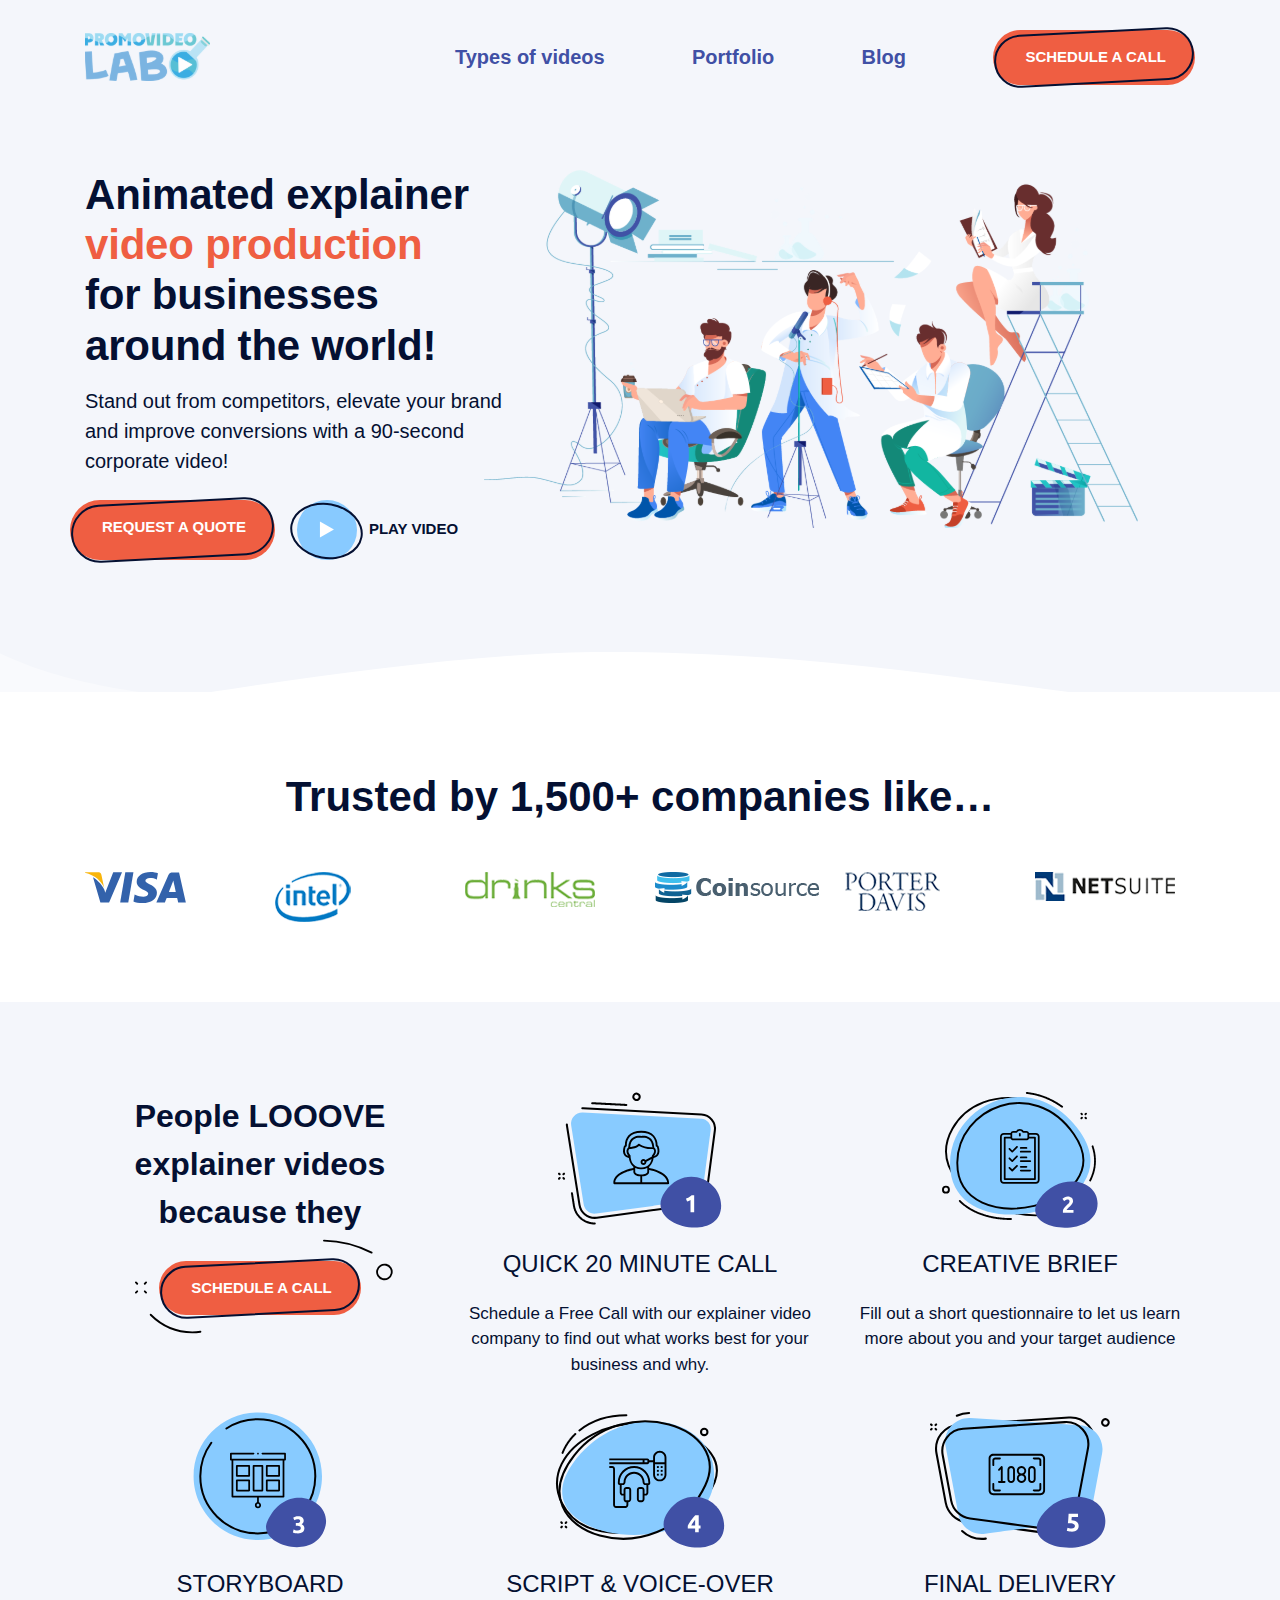
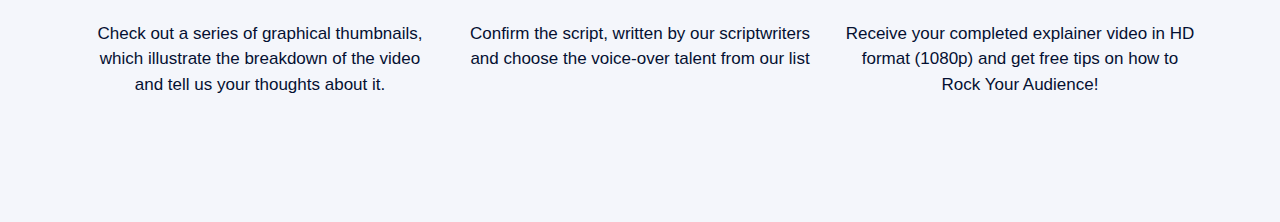
<file: index.html>
<!DOCTYPE html>
<html lang="en">

<head>
	<meta charset="UTF-8">
	<meta http-equiv="X-UA-Compatible" content="IE=edge">
	<meta name="viewport" content="width=device-width, initial-scale=1.0">
	<title>Bootstrap</title>

	<!-- Подключение Bootstrap-стилей -->
	<link rel="stylesheet" href="https://cdn.jsdelivr.net/npm/bootstrap@4.6.0/dist/css/bootstrap.min.css">

	<!-- Подключение собственных стилей -->
	<link rel="stylesheet" href="css/style.css">
</head>

<body>
	<header>
		<div class="container">
			<a href="#">
				<img src="img/logo.svg" alt="PromoVideoLab" class="logo">
			</a>
			<nav>
				<ul class="main-menu">
					<li class="d-none d-lg-block"><a href="#">Types of videos</a></li>
					<li class="d-none d-lg-block"><a href="#">Portfolio</a></li>
					<li class="d-none d-lg-block"><a href="#">Blog</a></li>
					<li><a class="btn" href="#">schedule a call</a></li>
					<li class="burger-menu d-lg-none"><button></button></li>
				</ul>
			</nav>
		</div>
	</header>

	<main>
		<!-- Секция PROMO (начало) -->
		<section class="promo">
			<div class="container">
				<article class="row">
					<div class="col-12 col-lg-5 promo-content">
						<h1 class="title">Animated explainer <strong>video production</strong> for businesses around the
							world!</h1>
						<p>Stand out from competitors, elevate your brand and improve conversions with a 90-second
							corporate video!
						</p>
						<div class="row buttons">
							<a class="btn" href="#">Request a Quote</a>
							<a class="btn-play" href="#"><span class="btn-circle btn-circle-play"></span>play video</a>
						</div>
					</div>
					<img class="col-12 col-lg-7 promo-img" src="img/promo/promo-img.svg"
						alt="Animated explainer video production for businesses around the world!">
				</article>
			</div>
		</section>
		<!-- Секция PROMO (конец) -->

		<!-- Секция COMPANIES (начало) -->
		<section class="companies">
			<div class="container">
				<h2 class="title">Trusted by 1,500+ companies like…</h2>
				<ul class="row companies-list">
					<li class="col-6 col-sm-4 col-lg-2"><img src="img/companies/visa.svg" alt="Visa"></li>
					<li class="col-6 col-sm-4 col-lg-2"><img src="img/companies/intel.svg" alt="Intel"></li>
					<li class="col-6 col-sm-4 col-lg-2"><img src="img/companies/drinks.svg" alt="Drinks"></li>
					<li class="col-6 col-sm-4 col-lg-2"><img src="img/companies/coinsource.svg" alt="CoinSource"></li>
					<li class="col-6 col-sm-4 col-lg-2"><img src="img/companies/porter-davis.svg" alt="Porter Davis">
					</li>
					<li class="col-6 col-sm-4 col-lg-2"><img src="img/companies/netsuite.svg" alt="Netsuite"></li>
				</ul>
			</div>
		</section>
		<!-- Секция COMPANIES (конец) -->

		<!-- Секция STEPS (начало) -->
		<section class="steps">
			<div class="container">
				<div class="row steps-content">
					<div class="col-12 col-md-6 col-lg-4 steps-header">
						<h2 class="title">People LOOOVE explainer videos because they</h2>
						<a class="btn" href="#">schedule a call</a>
					</div>
					<div class="col-12 col-md-6 col-lg-4 steps-item">
						<img src="img/steps/step-1.svg" alt="QUICK 20 MINUTE CALL">
						<h3>QUICK 20 MINUTE CALL</h3>
						<p>Schedule a Free Call with our explainer video company to find out what works best for your
							business
							and why.</p>
					</div>
					<div class="col-12 col-md-6 col-lg-4 steps-item">
						<img src="img/steps/step-2.svg" alt="CREATIVE BRIEF">
						<h3>CREATIVE BRIEF</h3>
						<p>Fill out a short questionnaire to let us learn more about you and your target audience</p>
					</div>
					<div class="col-12 col-md-6 col-lg-4 steps-item">
						<img src="img/steps/step-3.svg" alt="STORYBOARD">
						<h3>STORYBOARD</h3>
						<p>Check out a series of graphical thumbnails, which illustrate the breakdown of the video and
							tell us
							your thoughts about
							it.</p>
					</div>
					<div class="col-12 col-md-6 col-lg-4 steps-item">
						<img src="img/steps/step-4.svg" alt="SCRIPT & VOICE-OVER">
						<h3>SCRIPT & VOICE-OVER</h3>
						<p>Confirm the script, written by our scriptwriters and choose the voice-over talent from our
							list</p>
					</div>
					<div class="col-12 col-md-6 col-lg-4 steps-item">
						<img src="img/steps/step-5.svg" alt="FINAL DELIVERY">
						<h3>FINAL DELIVERY</h3>
						<p>Receive your completed explainer video in HD format (1080p) and get free tips on how to Rock
							Your
							Audience!</p>
					</div>
				</div>
			</div>
		</section>
		<!-- Секция STEPS (конец) -->

	</main>

	<!-- Подключение библиотеки jQuery -->
	<script src="https://code.jquery.com/jquery-3.5.1.slim.min.js"></script>

	<!-- Подключение библиотеки popper -->
	<script src="https://cdn.jsdelivr.net/npm/popper.js@1.16.1/dist/umd/popper.min.js"></script>

	<!-- Подключение скрипта Bootstrap -->
	<script src="https://cdn.jsdelivr.net/npm/bootstrap@4.6.0/dist/js/bootstrap.min.js"></script>
</body>

</html>
</file>
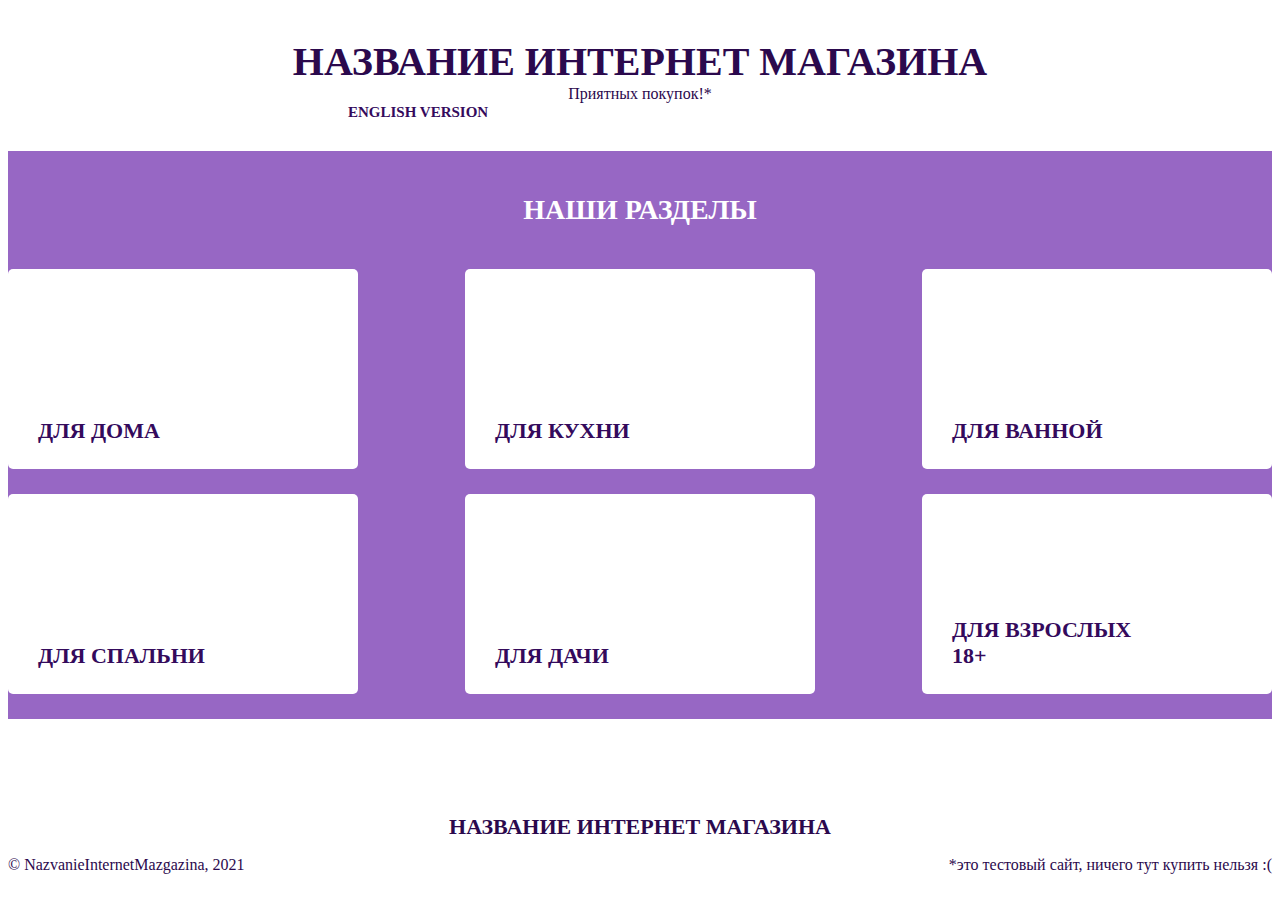
<file: jquerytest/index.html>
<!DOCTYPE html>
<html lang="ru">

<head>
	<meta charset="UTF-8">
	<meta http-equiv="X-UA-Compatible" content="IE=edge">
	<meta name="viewport" content="width=device-width, initial-scale=1.0">
	<title>jQuery test</title>

	<link href="https://cdn.jsdelivr.net/npm/bootstrap@5.0.1/dist/css/bootstrap.min.css" rel="stylesheet"
		integrity="sha384-+0n0xVW2eSR5OomGNYDnhzAbDsOXxcvSN1TPprVMTNDbiYZCxYbOOl7+AMvyTG2x" crossorigin="anonymous">
	<link rel="stylesheet" href="style.css">
</head>

<body>

	<!----- HEADER (начало) ----->
	<header>
		<h1 class="container">Название интернет магазина</h1>
		<p class="container">Приятных покупок!*</p>
		<a class="langchange" href="eng.html">English version</a>
	</header>
	<!-- HEADER (конец) -->

	<!-- для создания прижатого футера -->
	<div class="sticky-footer">
		<main>

			<!-- OVERLAY (начало) -->
			<div class="popup-fade">
				<div class="popup">
					<h2>Секундочку!</h2>
					<p>Этот раздел только для взрослых!<br>Сперва укажите свою дату рождения!</p>
					<!-- <input id="ageinput" type="number" min="1" max="100" value="17"> -->
					<input id="bdayinput" type="date">
					<div class="container buttons">
						<button class="goto btn btn-primary" disabled>Перейти</button>
						<button class="close btn btn-primary">Закрыть</button>
					</div>
				</div>
			</div>
			<!-- OVERLAY (конец) -->

			<!----- КАТАЛОГ (начало) ----->
			<section class="portfolio">
				<div class="container">
					<div class="portfolio-content">
						<h2>Наши разделы</h2>
						<div class="portfolio-list">
							<a class="list-item" href="#">Для дома</a>
							<a class="list-item" href="#">Для кухни</a>
							<a class="list-item" href="#">Для ванной</a>
							<a class="list-item" href="#">Для спальни</a>
							<a class="list-item" href="#">Для дачи</a>
							<a class="list-item" id="agecheck" href="#">Для взрослых<br>18+</a>
						</div>
					</div>
				</div>
			</section>
		</main>
		<!-- КАТАЛОГ (конец) -->

		<!----- FOOTER (начало) ----->
		<footer>
			<h3 class="container">Название интернет магазина</h3>
			<div class="container copyright">
				<p>© NazvanieInternetMazgazina, 2021</p>
				<p>*это тестовый сайт, ничего тут купить нельзя :(</p>
			</div>
		</footer>
	</div>
	<!-- FOOTER (конец) -->


	<script src="jquery-3.6.0.min.js"></script>
	<!-- <script src="https://code.jquery.com/jquery-3.6.0.js" integrity="sha256-H+K7U5CnXl1h5ywQfKtSj8PCmoN9aaq30gDh27Xc0jk=" crossorigin="anonymous"></script> -->
	<script src="script.js"></script>

</body>

</html>
</file>
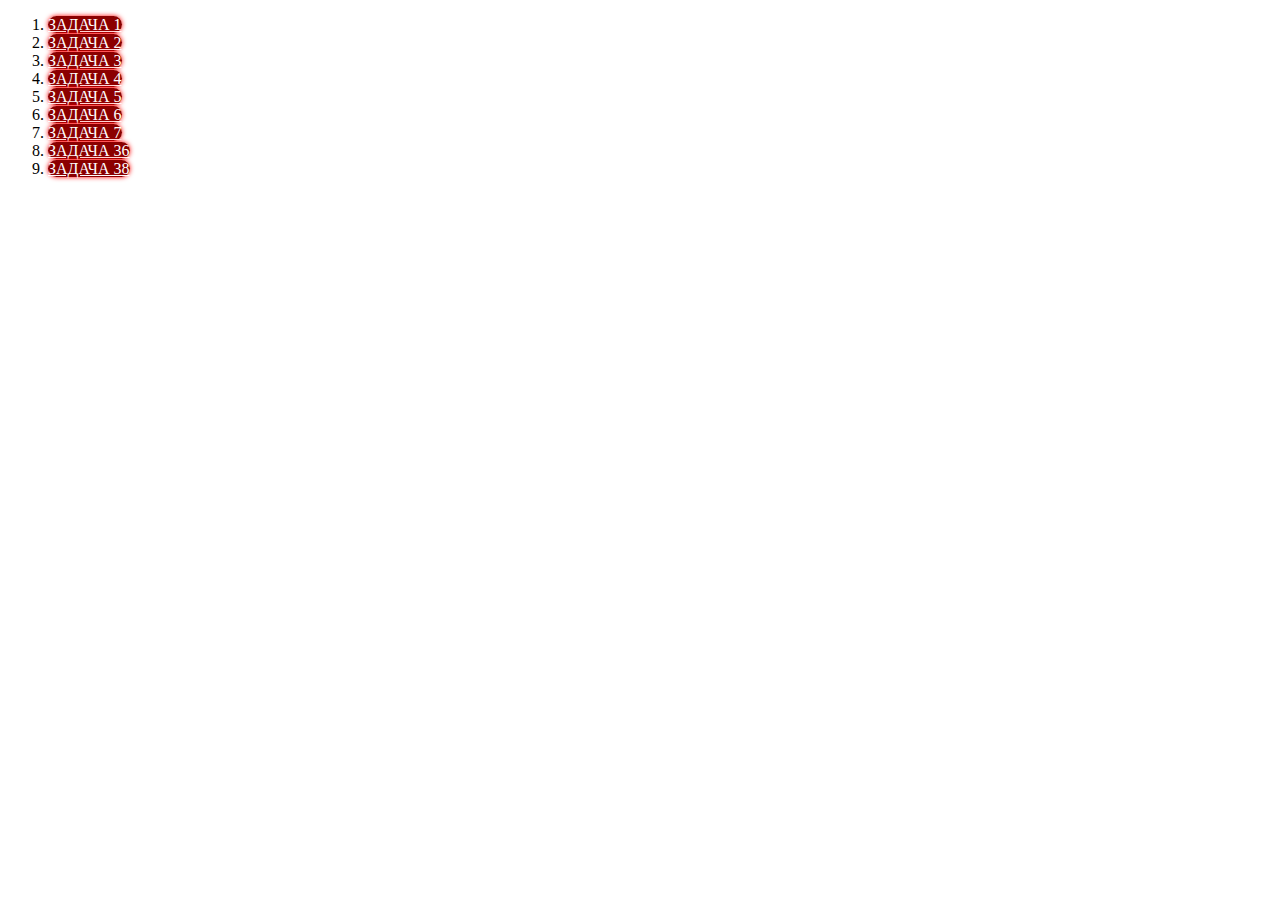
<file: js.html>
<!DOCTYPE html>
<html lang="en">

<head>
  <meta charset="UTF-8">
  <meta http-equiv="X-UA-Compatible" content="IE=edge">
  <meta name="viewport" content="width=device-width, initial-scale=1.0">
  <title>Introduction to JavaScript</title>

  <link rel="stylesheet" href="https://cdnjs.cloudflare.com/ajax/libs/animate.css/4.1.1/animate.min.css">

  <link rel="stylesheet" href="css/js.css">
</head>

<body>

  <!-- <form name="formUsers">
    <div class="form-fields">
      <label for="countUsers">Кол-во пользователей:</label>
      <input id="countUsers" name="countUsers" type="number" value="0" min="0" max="5">

      <label for="userName">Имя пользователя:</label>
      <input type="text" name="userName" id="userName" required disabled>

      <label for="login">Логин:</label>
      <input type="text" name="login" id="login" required disabled>

      <label for="status">Статус:</label>
      <select name="status" id="status" disabled>
        <option value="user">Обычный пользователь</option>
        <option value="manager">Менеджер</option>
        <option value="admin">Администратор</option>
      </select>
    </div>
    <div class="form-buttons">
      <input name="addUser" class="form-btn btn-submit" type="button" value="Добавить" disabled>
      <input name="clear" class="form-btn btn-reset" type="reset" value="Очистить" disabled>
    </div>
  </form> -->



  <!-- <h1 class="title" style="color: red;"><span>Друзья</span>, добро пожаловать!</h1>
  <button id="btn" class="btn-image">Показать картинку</button>

  <form action="#" name="form" method="POST">
    <div class="form-fields">
      <label for="login">Login:</label>
      <input type="text" name="login" placeholder="tina" required minlength="6" maxlength="20"
        pattern="^[A-Za-z]([.A-Za-z0-9-]{1,18})([A-Za-z0-9])$">

      <label for="pswd">Password:</label>
      <input type="password" name="pswd" required minlength="6" maxlength="20">

      <label for="comments">Comments:</label>
      <textarea name="comments" class="comments"></textarea>
    </div>
    <div class="form-buttons">
      <input name="submit" class="form-btn btn-submit" type="submit" value="Submit">
      <input name="reset" class="form-btn btn-reset" type="reset" value="Reset">
    </div>
  </form> -->

  <ol>
    <li><a href="/exercises/exercise1.html" class="btn">Задача 1</a></li>
    <li><a href="/exercises/exercise2.html" class="btn">Задача 2</a></li>
    <li><a href="/exercises/exercise3.html" class="btn">Задача 3</a></li>
    <li><a href="/exercises/exercise4.html" class="btn">Задача 4</a></li>
    <li><a href="/exercises/exercise5.html" class="btn">Задача 5</a></li>
    <li><a href="/exercises/exercise6.html" class="btn">Задача 6</a></li>
    <li><a href="/exercises/exercise7.html" class="btn">Задача 7</a></li>
    <li><a href="/exercises/exercise36.html" class="btn">Задача 36</a></li>
    <li><a href="/exercises/exercise38.html" class="btn">Задача 38</a></li>
  </ol>



  <!-- <div class="buttons">
  <label>Выберите вариант кнопки: </label>
  <select name="variantsButton" id="variantsButton">
    <optgroup label="Размер">
      <option value="btn-default">Обычная</option>
      <option value="btn-big">Большая</option>
      <option value="btn-small">Маленькая</option>
    </optgroup>
  </select>
</div> -->

  <script src="js/script.js"></script>

</body>

</html>
</file>
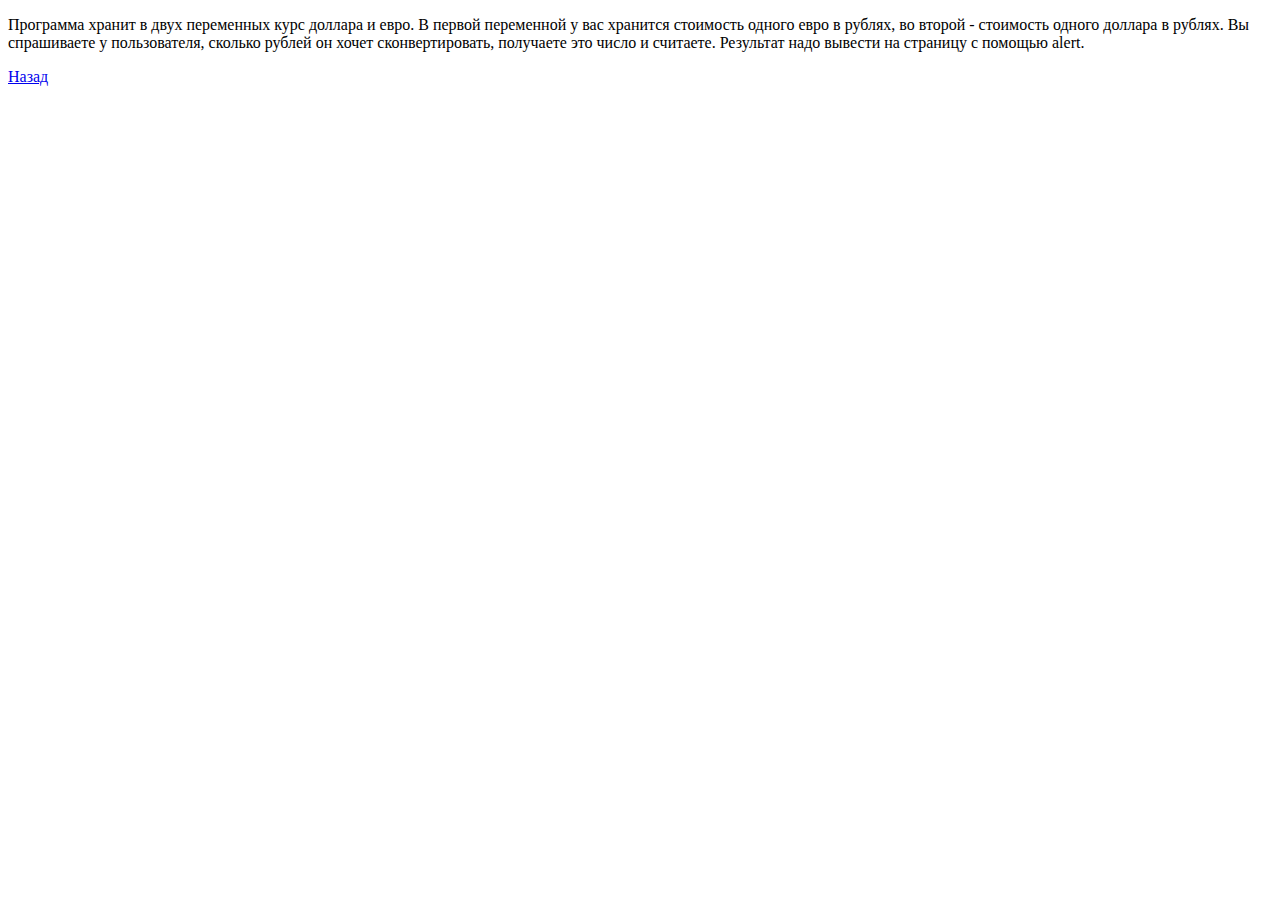
<file: exercises/exercise1.html>
<!DOCTYPE html>
<html lang="en">
<head>
  <meta charset="UTF-8">
  <meta http-equiv="X-UA-Compatible" content="IE=edge">
  <meta name="viewport" content="width=device-width, initial-scale=1.0">
  <title>Exercise 1</title>
</head>
<body>

<p>Программа хранит в двух переменных курс доллара и евро. В первой переменной у вас
хранится стоимость одного евро в рублях, во второй - стоимость одного доллара в рублях.
Вы спрашиваете у пользователя, сколько рублей он хочет сконвертировать, получаете это
число и считаете. Результат надо вывести на страницу с помощью alert.</p>

<a href="../js.html">Назад</a>

<script src="/exercises/js/exercise1.js"></script>

</body>
</html>
</file>
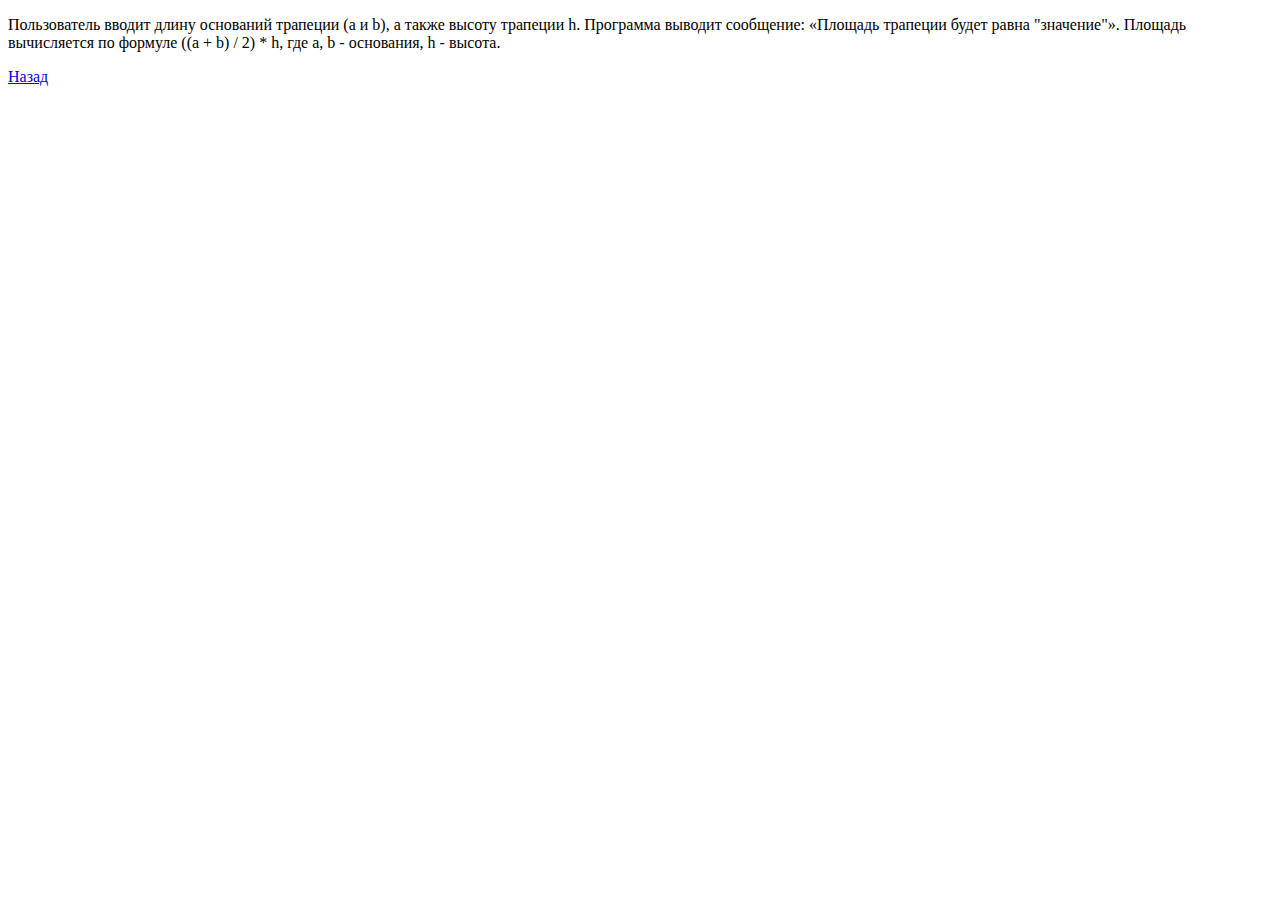
<file: exercises/exercise2.html>
<!DOCTYPE html>
<html lang="en">
<head>
  <meta charset="UTF-8">
  <meta http-equiv="X-UA-Compatible" content="IE=edge">
  <meta name="viewport" content="width=device-width, initial-scale=1.0">
  <title>Exercise 2</title>
</head>

<body>

<p>Пользователь вводит длину оснований трапеции (a и b), а также высоту трапеции h. Программа выводит сообщение: «Площадь трапеции будет равна "значение"». Площадь вычисляется по формуле ((a + b) / 2) * h, где a, b - основания, h - высота.</p>

<a href="../js.html">Назад</a>

<script src="/exercises/js/exercise2.js"></script>

</body>
</html>
</file>
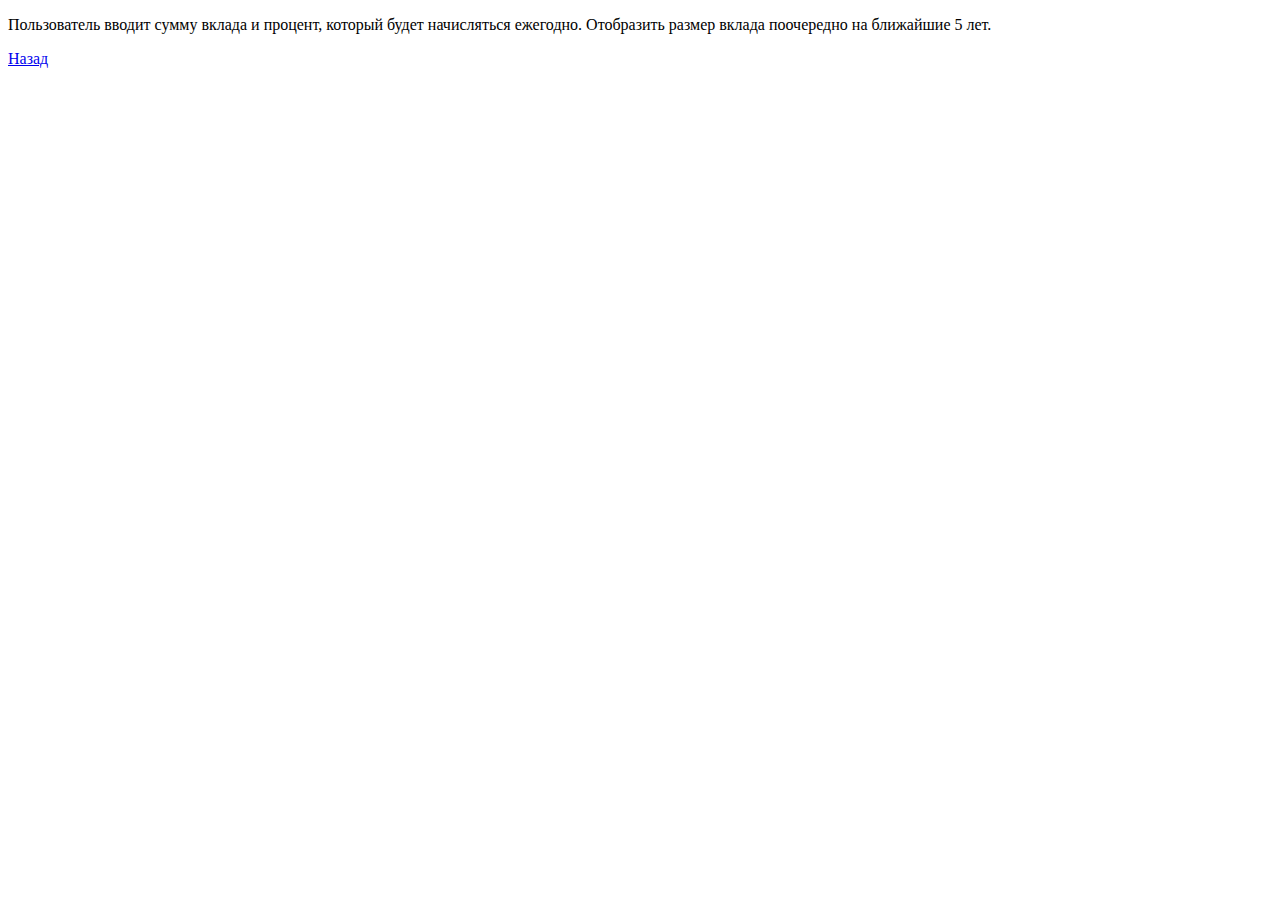
<file: exercises/exercise3.html>
<!DOCTYPE html>
<html lang="en">

<head>
  <meta charset="UTF-8">
  <meta http-equiv="X-UA-Compatible" content="IE=edge">
  <meta name="viewport" content="width=device-width, initial-scale=1.0">
  <title>Exercise 3</title>
</head>

<body>

<p>Пользователь вводит сумму вклада и процент, который будет начисляться ежегодно. Отобразить размер вклада поочередно на ближайшие 5 лет.</p>

<a href="../js.html">Назад</a>

<script src="/exercises/js/exercise3.js"></script>

</body>

</html>
</file>
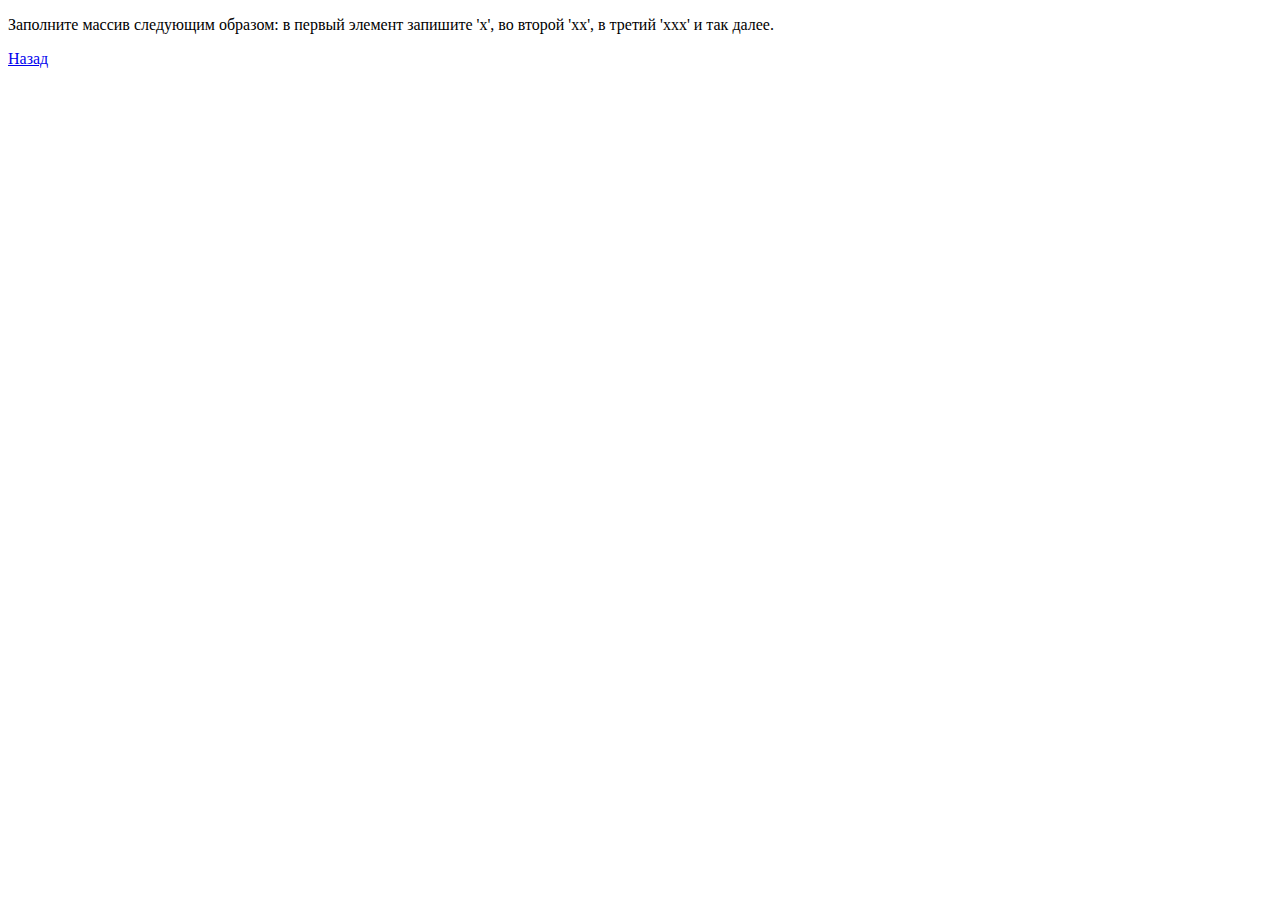
<file: exercises/exercise36.html>
<!DOCTYPE html>
<html lang="en">
<head>
  <meta charset="UTF-8">
  <meta http-equiv="X-UA-Compatible" content="IE=edge">
  <meta name="viewport" content="width=device-width, initial-scale=1.0">
  <title>Exercise 36</title>
</head>

<body>

<p>Заполните массив следующим образом: в первый элемент запишите 'x', во второй 'xx', в третий 'xxx' и так далее.</p>

<a href="../js.html">Назад</a>

<script src="/exercises/js/exercise36.js"></script>

</body>
</html>
</file>
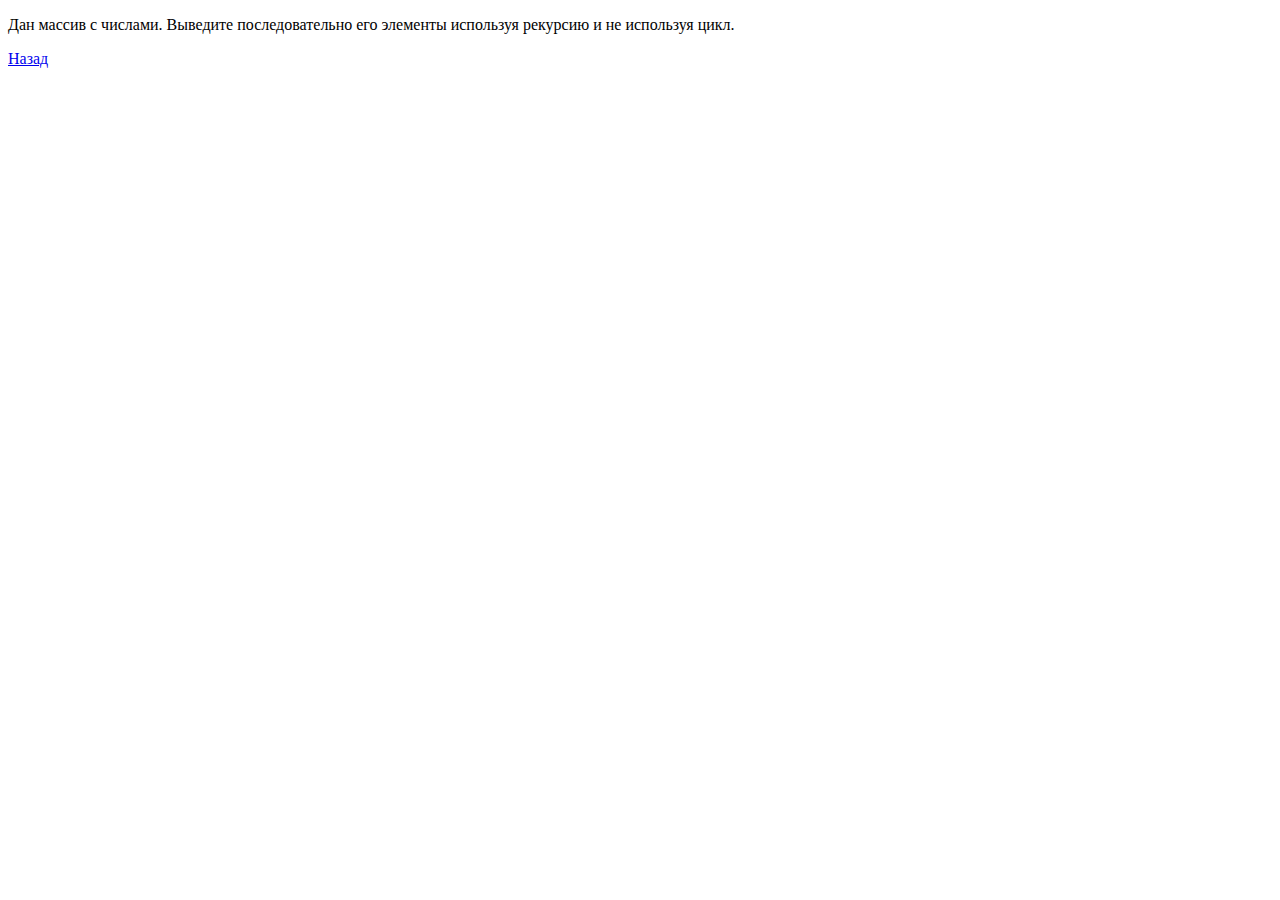
<file: exercises/exercise38.html>
<!DOCTYPE html>
<html lang="en">

<head>
	<meta charset="UTF-8">
	<meta http-equiv="X-UA-Compatible" content="IE=edge">
	<meta name="viewport" content="width=device-width, initial-scale=1.0">
	<title>Exercise 38</title>
</head>

<body>

<p>Дан массив с числами. Выведите последовательно его элементы используя рекурсию и не используя цикл.</p>

<a href="../js.html">Назад</a>

<script src="/exercises/js/exercise38.js"></script>

</body>

</html>
</file>
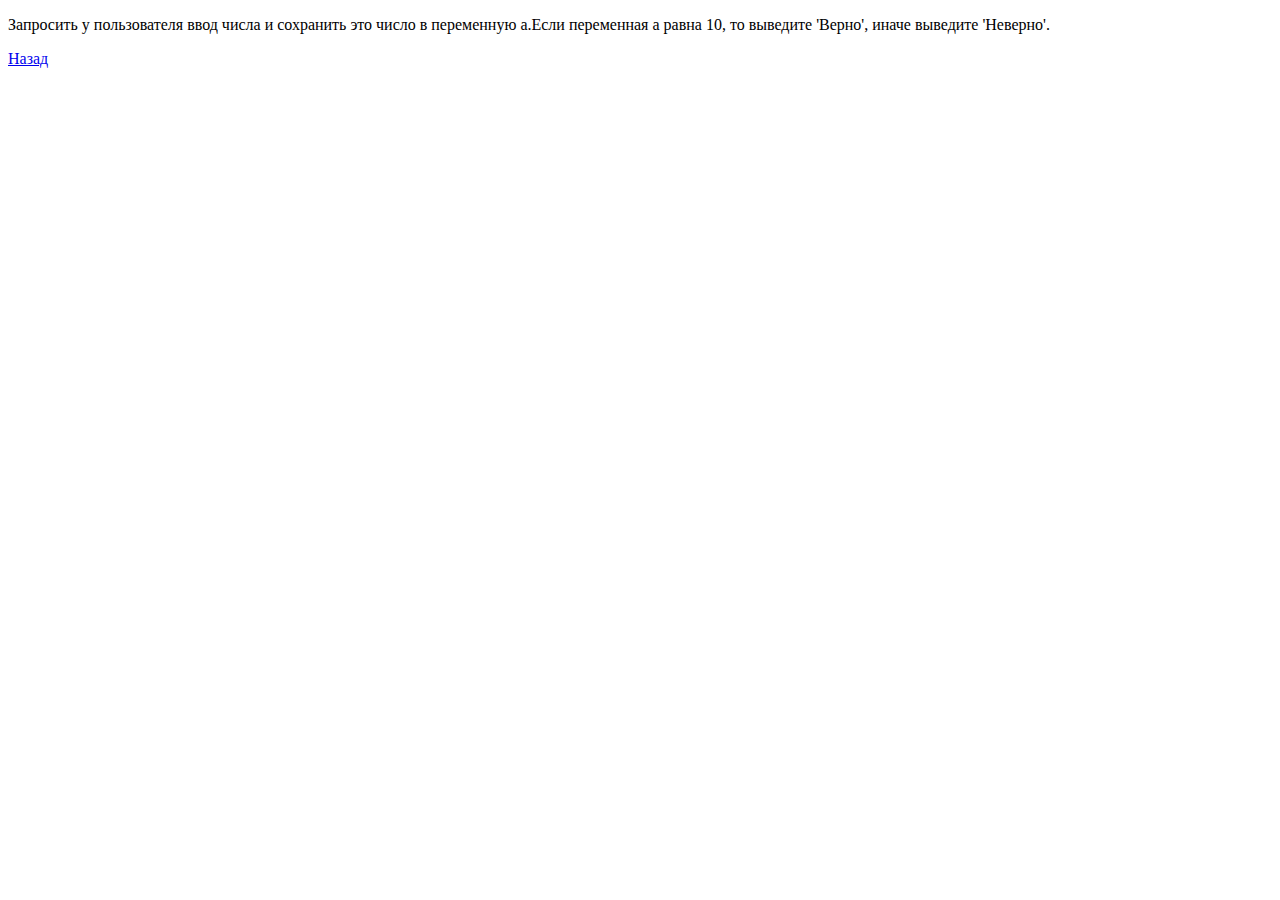
<file: exercises/exercise4.html>
<!DOCTYPE html>
<html lang="en">
<head>
  <meta charset="UTF-8">
  <meta http-equiv="X-UA-Compatible" content="IE=edge">
  <meta name="viewport" content="width=device-width, initial-scale=1.0">
  <title>Exercise 4</title>
</head>

<body>

<p>Запросить у пользователя ввод числа и сохранить это число в переменную a.Если переменная a равна 10, то выведите 'Верно', иначе выведите 'Неверно'.</p>

<a href="../js.html">Назад</a>


<script src="/exercises/js/exercise4.js"></script>

</body>
</html>
</file>
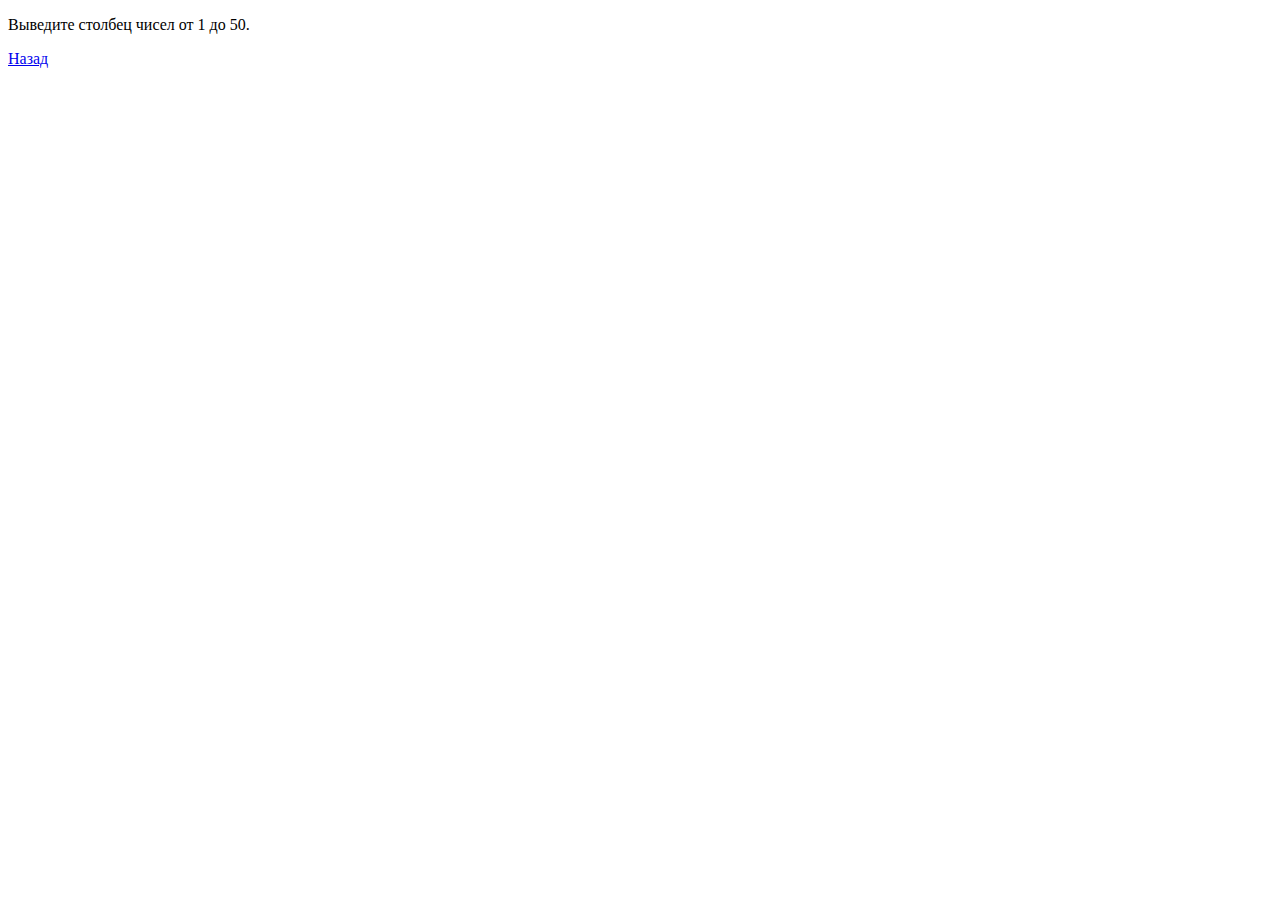
<file: exercises/exercise5.html>
<!DOCTYPE html>
<html lang="en">
<head>
  <meta charset="UTF-8">
  <meta http-equiv="X-UA-Compatible" content="IE=edge">
  <meta name="viewport" content="width=device-width, initial-scale=1.0">
  <title>Exercise 5</title>
</head>

<body>

<p>Выведите столбец чисел от 1 до 50.</p>

<a href="../js.html">Назад</a>

<script src="/exercises/js/exercise5.js"></script>

</body>
</html>
</file>
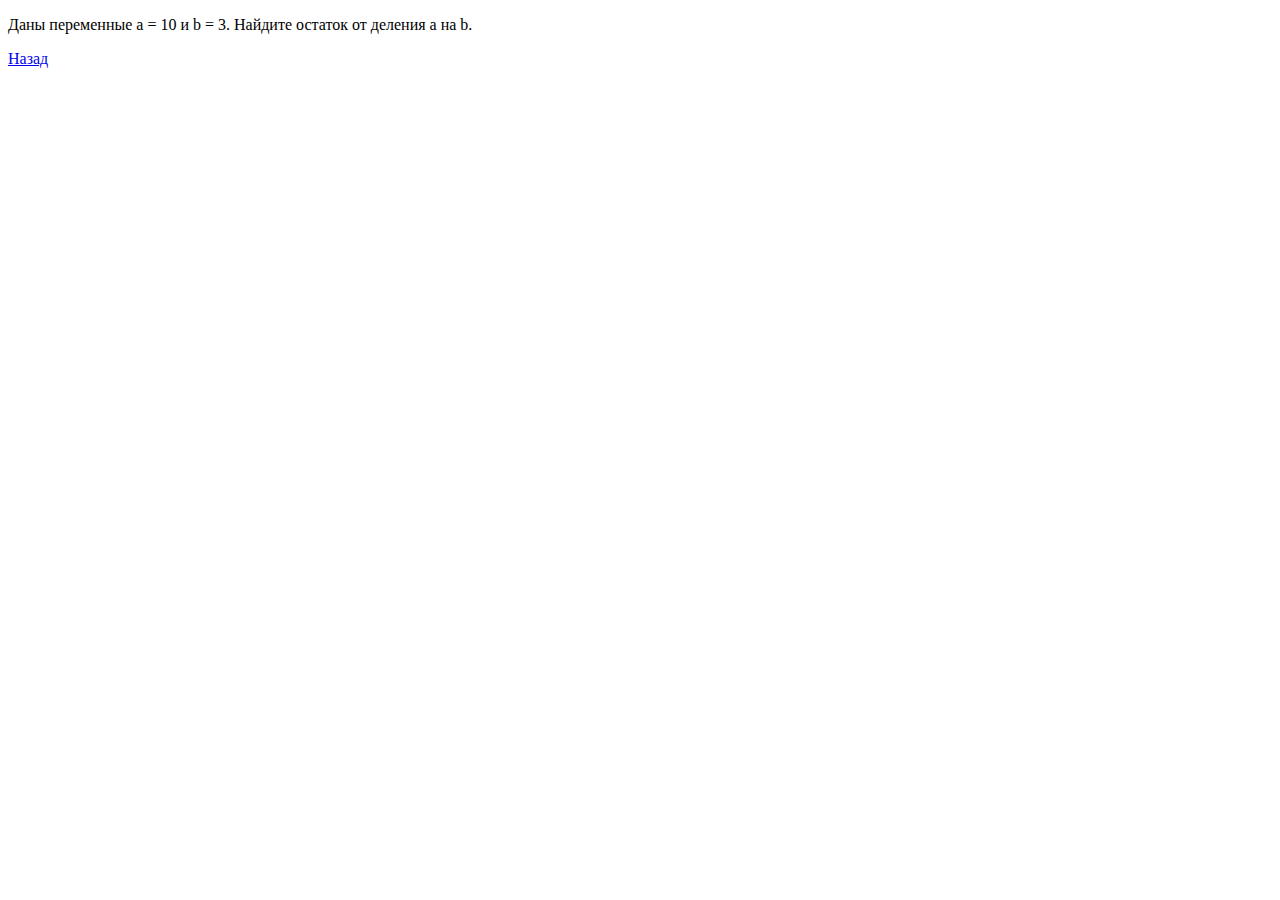
<file: exercises/exercise6.html>
<!DOCTYPE html>
<html lang="en">
<head>
  <meta charset="UTF-8">
  <meta http-equiv="X-UA-Compatible" content="IE=edge">
  <meta name="viewport" content="width=device-width, initial-scale=1.0">
  <title>Exercise 6</title>
</head>

<body>

<p>Даны переменные a = 10 и b = 3. Найдите остаток от деления a на b.</p>

<a href="../js.html">Назад</a>

<script src="/exercises/js/exercise6.js"></script>

</body>
</html>
</file>
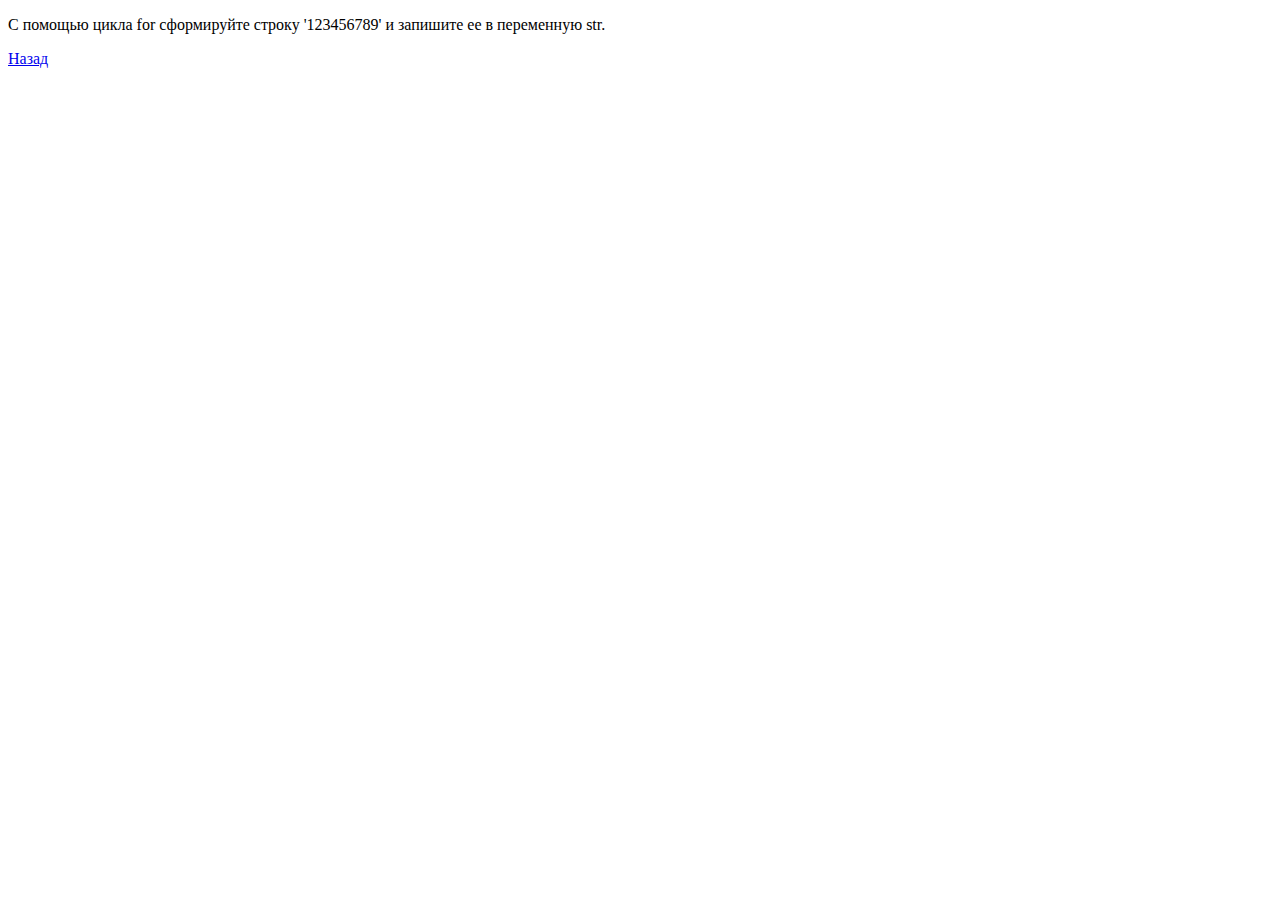
<file: exercises/exercise7.html>
<!DOCTYPE html>
<html lang="en">

<head>
	<meta charset="UTF-8">
	<meta http-equiv="X-UA-Compatible" content="IE=edge">
	<meta name="viewport" content="width=device-width, initial-scale=1.0">
	<title>Exercise 7</title>
</head>

<body>

	<p>С помощью цикла for сформируйте строку '123456789' и запишите ее в переменную str.</p>

	<a href="../js.html">Назад</a>

	<script src="/exercises/js/exercise7.js"></script>

</body>

</html>
</file>
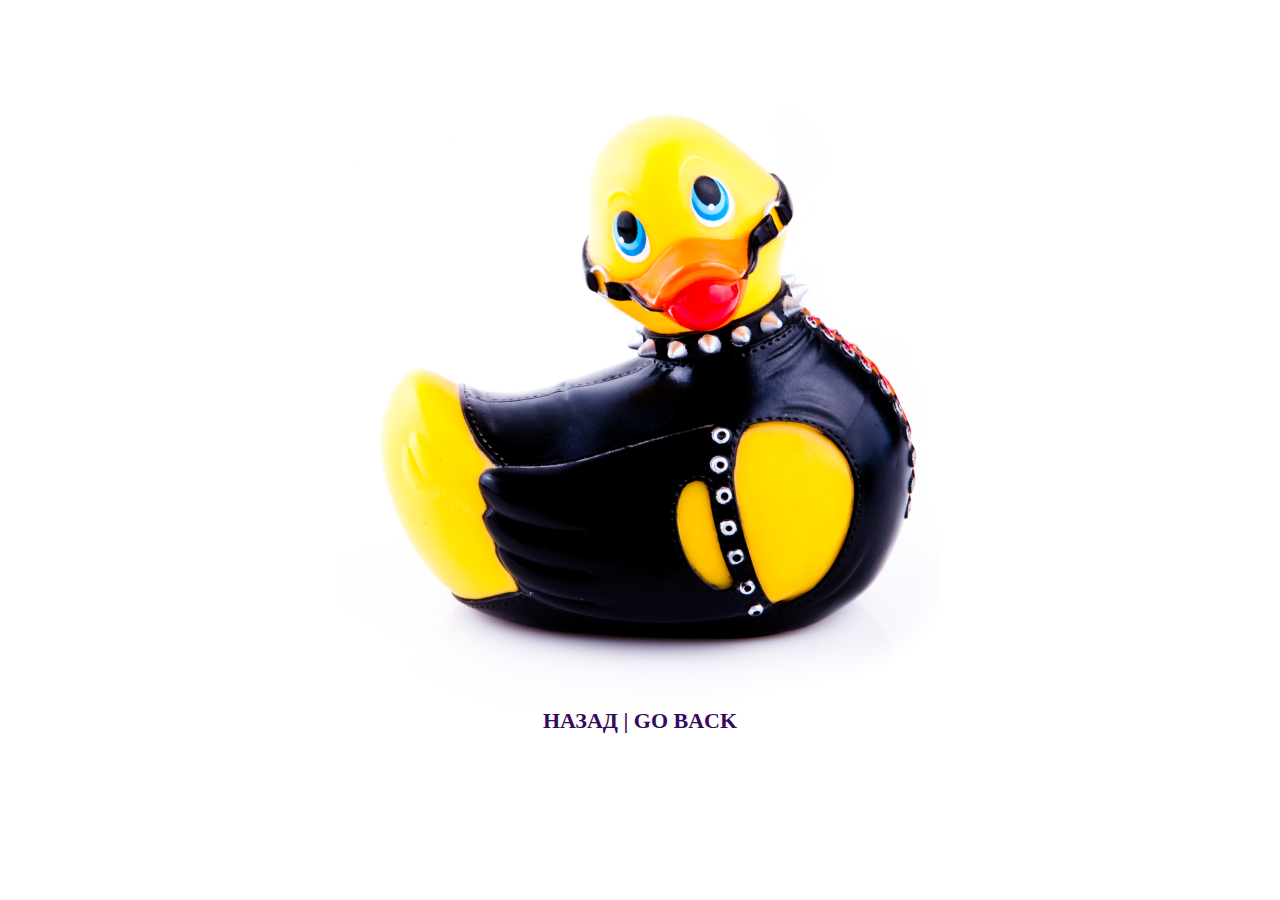
<file: jquerytest/adult.html>
<!DOCTYPE html>
<html lang="en">

<head>
	<meta charset="UTF-8">
	<meta http-equiv="X-UA-Compatible" content="IE=edge">
	<meta name="viewport" content="width=device-width, initial-scale=1.0">
	<title>Adult stuff</title>

	<link href="https://cdn.jsdelivr.net/npm/bootstrap@5.0.1/dist/css/bootstrap.min.css" rel="stylesheet"
		integrity="sha384-+0n0xVW2eSR5OomGNYDnhzAbDsOXxcvSN1TPprVMTNDbiYZCxYbOOl7+AMvyTG2x" crossorigin="anonymous">
	<link rel="stylesheet" href="style.css">
</head>

<body>

	<div class="container">
		<img style="margin-top: 100px;" src="img/duck.jpg" alt="rubber duck">
	</div>
	<div class="container">
		<a href="index.html">Назад | Go back</a>
	</div>

</body>

</html>
</file>
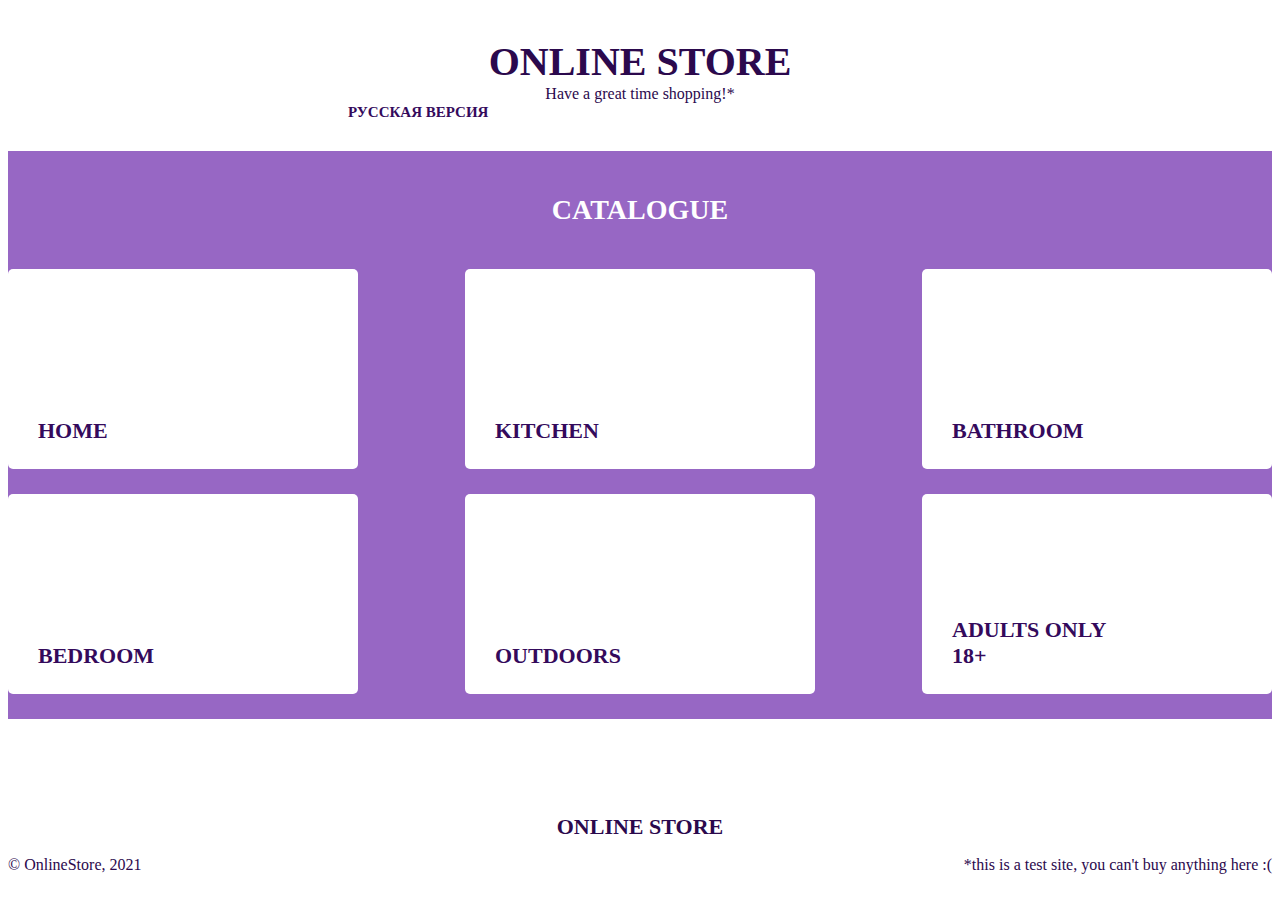
<file: jquerytest/eng.html>
<!DOCTYPE html>
<html lang="en">

<head>
	<meta charset="UTF-8">
	<meta http-equiv="X-UA-Compatible" content="IE=edge">
	<meta name="viewport" content="width=device-width, initial-scale=1.0">
	<title>English version</title>

	<link href="https://cdn.jsdelivr.net/npm/bootstrap@5.0.1/dist/css/bootstrap.min.css" rel="stylesheet"
		integrity="sha384-+0n0xVW2eSR5OomGNYDnhzAbDsOXxcvSN1TPprVMTNDbiYZCxYbOOl7+AMvyTG2x" crossorigin="anonymous">
	<link rel="stylesheet" href="style.css">
</head>

<body>

	<header>
		<h1 class="container">Online store</h1>
		<p class="container">Have a great time shopping!*</p>
		<a class="langchange" href="index.html">Русская версия</a>
	</header>

	<div class="sticky-footer">
		<main>
			<div class="popup-fade">
				<div class="popup">
					<h2>Not so fast!</h2>
					<p>This page is for adults only!<br>Please enter birthday to proceed!</p>
					<input id="bdayinput" type="date" min="1900-01-01">
					<div class="container buttons">
						<button class="goto btn btn-primary" disabled>Proceed</button>
						<button class="close btn btn-primary">Close</button>
					</div>
				</div>
			</div>

			<section class="portfolio">
				<div class="container">
					<div class="portfolio-content">
						<h2>Catalogue</h2>
						<div class="portfolio-list">
							<a class="list-item" href="#">Home</a>
							<a class="list-item" href="#">Kitchen</a>
							<a class="list-item" href="#">Bathroom</a>
							<a class="list-item" href="#">Bedroom</a>
							<a class="list-item" href="#">Outdoors</a>
							<a class="list-item" id="agecheck" href="#">Adults only<br>18+</a>
						</div>
					</div>
				</div>
			</section>
		</main>

		<footer>
			<h3 class="container">Online store</h3>
			<div class="container copyright">
				<p>© OnlineStore, 2021</p>
				<p>*this is a test site, you can't buy anything here :(</p>
			</div>
		</footer>
	</div>

	<script src="jquery-3.6.0.min.js"></script>
	<script src="script.js"></script>

</body>

</html>
</file>
<file: css/style.css>
/***** ОБЩИЕ СТИЛИ (начало) *****/
html {
	font-size: 17px;
}

body {
	font-family: "Ubuntu", sans-serif;
	font-weight: normal;
	color: #041032;

	background-color: #f4f6fb;
}

p {
	font-family: "Roboto", sans-serif;
	font-weight: normal;
	line-height: 150%;
}

ul {
	list-style-type: none;
	margin: 0;
	padding: 0;
}

a {
	font-weight: bold;
	color: #4050a5;

	transition: all 0.25s;
}

a:hover {
	color: #ef5e42;
	text-decoration: none;
}

.btn {
	box-sizing: border-box;
	position: relative;
	display: inline-block;
	padding: 18px 48px;

	text-transform: uppercase;
	font-size: 15px;
	font-weight: bold;
	color: #ffffff;

	border-radius: 30px;
	background-color: #ef5e42;
}

.btn:hover {
	color: #ffffff;
	background-color: #ef8042;
}

.btn:active {
	color: #ffffff;
	background-color: #b54029;
}

.btn::before {
	box-sizing: border-box;
	position: absolute;
	top: 0;
	left: 0;

	width: 100%;
	height: 100%;

	content: "";

	border: 2px solid #041032;
	border-radius: 30px;

	transform: rotate(-3deg);
	transition: all 0.5s;
}

.btn:hover::before {
	transform: rotate(3deg);
}

.btn:active::before {
	transform: rotate(0);
}

.btn-circle {
	position: relative;
	display: inline-block;
	vertical-align: middle;
	margin-right: 12px;

	width: 60px;
	height: 60px;

	border-radius: 100%;
	background-color: #ef5e42;

	transition: all 0.25s;
}

.btn-circle:hover {
	cursor: pointer;
	background-color: #ef8042;
}

.btn-circle:active {
	background-color: #b54029;
}

.btn-circle-play,
.btn-circle-plus {
	background-repeat: no-repeat;
	background-position: center;
}

.btn-circle-play {
	background-color: #88caff;
	background-image: url("../img/icon-play.svg");
}

.btn-circle-play:hover {
	background-color: #a7d5fb;
}

.btn-circle-play:active {
	background-color: #31a1fd;
}

.btn-circle-plus {
	background-image: url("../img/icon-plus.svg");
}

.btn-circle::before {
	box-sizing: border-box;
	position: absolute;
	top: 3px;
	left: -7px;

	width: 73px;
	height: 56px;

	content: "";

	border: 2px solid #041032;
	border-radius: 100%;

	transform: rotate(10deg);

	transition: all 0.5s;
}

.btn-circle:hover::before {
	transform: rotate(-180deg);
}

.btn-circle:active::before {
	width: 100%;
	height: 100%;

	top: 0;
	left: 0;
}

.title {
	font-size: 42px;
	font-weight: bold;
}

/***** ОБЩИЕ СТИЛИ (конец) *****/

/***** HEADER (начало) *****/
header {
	padding: 30px 0;
}

header .container {
	display: flex;
	justify-content: space-between;
	align-items: center;
}

header nav {
	width: 740px;
}

.main-menu {
	display: flex;
	justify-content: space-between;
	align-items: center;
}

.main-menu a:not(.btn) {
	font-size: 20px;
}

.burger-menu button {
	width: 30px;
	height: 20px;

	border: none;
	background-color: transparent;
	background-image: url("../img/icon-burger.svg");
	background-repeat: no-repeat;
	background-position: center;
}

/***** HEADER (конец) *****/

/***** Секция PROMO (начало) *****/
.promo {
	box-sizing: border-box;
	height: 627px;
	padding: 55px 0;

	background-image: url("../img/promo/bg-promo.svg");
	background-repeat: repeat-x;
	background-position: 0 bottom;
}

.promo article {
	position: relative;
}

.promo-content {
	position: relative;
	z-index: 2;

	display: flex;
	flex-direction: column;
	justify-content: space-between;

	height: 390px;
}

.promo-content .title {
	max-width: 391px;
	letter-spacing: -0.2px;
}

.promo-content strong {
	color: #ef5e42;
}

.promo-content p {
	font-size: 20px;
}

.promo-content .btn-play {
	margin-left: 22px;

	font-size: 15px;
	text-transform: uppercase;
	color: #041032;
}

.promo-content .btn-play:hover {
	color: #ef5e42;
}

.promo .promo-img {
	position: absolute;
}

/***** Секция PROMO (конец) *****/

/***** Секция COMPANIES (начало) *****/
.companies {
	margin-top: -50px;
	padding: 80px 0;
	background-color: #ffffff;
}

.companies .container {
	flex-direction: column;
}

.companies .title {
	margin-bottom: 50px;
	text-align: center;
}

.companies .companies-list {
	justify-content: space-between;
}

/***** Секция COMPANIES (конец) *****/

/***** Секция STEPS (начало) *****/
.steps {
	padding: 90px 0;
}

.steps .container {
	justify-content: center;
}

.steps-content {
	justify-content: space-between;
	flex-wrap: wrap;
}

.steps-content>div {
	display: flex;
	flex-direction: column;
	align-items: center;

	width: 370px;
	min-height: 320px;
}

.steps-header .title {
	margin-bottom: 25px;

	line-height: 150%;
	text-align: center;
}

.steps-header .btn::after {
	position: absolute;
	top: -35px;
	left: -25px;

	width: 130%;
	height: 110px;

	content: "";

	background-image: url("../img/btn_bg.svg");
	background-repeat: no-repeat;
	background-size: 100% 110px;
}

.steps-item img {
	height: 136px;
}

.steps-item h3 {
	margin: 22px 0;
	font-size: 24px;
}

.steps-item p {
	text-align: center;
}

/***** Секция STEPS (конец) *****/


@media(min-width: 1300px) {
	.container {
		max-width: 1290px;
	}

	.promo-img {
		max-width: 1100px;
		top: -36px;
		left: 27%;
	}
}

@media(max-width: 1299px) {
	.logo {
		max-width: 125px;
	}

	.btn {
		padding-left: 31px;
		padding-right: 28px;
		padding-top: 15px;
		padding-bottom: 15px;

		font-size: 15px;
	}

	.promo-img {
		max-width: 684px !important;
		left: 35%;
	}

	.steps .title {
		font-size: 32px;
	}
}

@media(max-width: 991px) {
	.main-menu {
		justify-content: flex-end;
	}

	.promo {
		padding-top: 0;
		background-image: none;
	}

	.promo-content {
		justify-content: center;
		align-items: center;
	}

	.promo-content .title,
	.promo-content p {
		text-align: center;
	}

	.title {
		font-size: 32px;
	}

	.promo-content .title {
		min-width: 276px;
		max-width: 642px;
	}

	.promo-img {
		position: relative !important;
		top: 0 !important;
		left: 0 !important;
	}

	.companies {
		margin-top: 75px;
	}
}

@media(max-width: 767px) {
	header {
		padding-bottom: 0;
	}

	.promo {
		padding-top: 30px;
	}
}

@media(max-width: 479px) {
	.logo {
		max-width: 72px;
		margin-right: 10px;
	}

	.btn {
		margin-right: 16px;

		padding-left: 20px;
		padding-right: 18px;
		padding-top: 12px;
		padding-bottom: 14px;

		font-size: 13px;
	}

	.title {
		font-size: 28px;
	}

	.promo-content .title {
		max-width: 276px;
	}

	.buttons {
		flex-direction: column;
		margin-bottom: 50px;
	}

	.buttons .btn {
		margin-bottom: 20px;
	}

	.companies {
		margin-top: 0;
	}
}
</file>
<file: jquerytest/style.css>
html,
body {
	color: rgb(43, 9, 77);
	height: 92%;
}

h1,
h2,
h3 {
	text-transform: uppercase;
}

h1 {
	font-size: 40px;
}

h2 {
	font-size: 28px;
}

h3 {
	font-size: 22px;
}

a {
	font-size: 22px;
	font-weight: bold;
	text-decoration: none;
	text-transform: uppercase;
	color: rgb(52, 10, 92);
}

.container {
	margin: auto;
	display: flex;
	justify-content: center;
}

.buttons {
	margin-top: 20px;
}

.btn {
	text-transform: uppercase;
	margin-right: 10px;
}

header {
	padding: 30px 0;
}

.langchange {
	font-size: 15px;
	margin-left: 340px;
}

.sticky-footer {
	display: flex;
	flex-direction: column;
	height: 97%;
}

main {
	flex: 1 0 auto;
}

/* PORTFOLIO (начало) */

.portfolio {
	box-sizing: border-box;
	padding-top: 20px;
	background-color: rgb(151, 103, 196);
}

.portfolio-content {
	display: flex;
	flex-direction: column;
}

.portfolio-content h2 {
	text-align: center;
	color: #ffffff;
}

.portfolio-content .portfolio-list {
	display: flex;
	justify-content: space-between;
	flex-wrap: wrap;
}

.portfolio-list {
	margin-top: 20px;
}

.portfolio-list .list-item {
	box-sizing: border-box;
	display: flex;
	align-items: flex-end;
	margin-bottom: 25px;
	padding-left: 30px;
	padding-bottom: 25px;

	min-width: 350px;
	min-height: 200px;

	border-radius: 5px;
	background-color: #fff;
}

/* PORTFOLIO (конец) */

/* POPUP (начало) */

.popup-fade {
	display: none;
}

.popup-fade:before {
	content: '';
	background: #000;
	position: fixed;
	left: 0;
	top: 0;
	width: 100%;
	height: 100%;
	opacity: 0.7;
	z-index: 9999;
}

.popup {
	padding-top: 50px;
	position: absolute;
	background: #ffffff;
	border: 3px solid blueviolet;
	width: 50%;
	height: 320px;
	left: 25%;
	text-align: center;
	z-index: 99999;
	opacity: 1;
}

/* POPUP (конец) */

footer {
	flex: 0 0 auto;
}

.copyright {
	justify-content: space-between;
}

@media (min-width: 1300px) {

	.container,
	.copyright {
		max-width: 1290px;
	}
}
</file>
<file: css/js.css>
.title {
  text-align: center;
  text-transform: uppercase;
  color: darkblue;
}

.title span {
  background-color: lightyellow;
}

.btn-image {
  display: block;
  margin: auto;
  padding: 7px 15px;

  font-size: 12px;
  font-weight: bold;
  text-transform: uppercase;

  color: white;
  background-color: rgb(153, 0, 0);

  transition: all 0.25s;
}

.btn-image:hover {
  filter: contrast(250%);
  cursor: pointer;
}

.image {
  display: block;
  margin: 50px auto;
}

.message {
  display: flex;
  align-items: center;
  justify-content: center;
  position: absolute;
  top: 20%;
  left: 50%;

  width: 300px;
  height: 150px;
  margin-left: -150px;
  margin-top: 75px;

  border-radius: 20px;
  background-color: black;
  color: white;
}

.message p {
  text-align: center;
  text-transform: uppercase;
}

.message strong {
  display: block;
  margin-top: 15px;

  color: gold;
  text-align: center;
  text-transform: lowercase;
}

.btn {
  /* position: absolute;
  top: 50%;
  left: 50%;
  padding: 10px 30px; */

  color: #ffffff;
  text-transform: uppercase;
  background-color: darkred;
  box-shadow: 0 0 5px #ff0000;
  border-radius: 10px;
}

.btn-default {
  width: 300px;
  height: 60px;

  margin-left: -150px;
  margin-top: -30px;

  font-size: 22px;
}

.btn-big {
  width: 500px;
  height: 100px;

  margin-left: -250px;
  margin-top: -50px;

  font-size: 30px;
}

.btn-small {
  width: 150px;
  height: 50px;

  margin-left: -75px;
  margin-top: -15px;

  font-size: 15px;
}

:focus {
  outline-color: 1px solid darkslategrey;
}

button:hover {
  cursor: pointer;
}

form {
  box-sizing: border-box;
  display: flex;
  flex-direction: column;

  width: 425px;
  margin: auto 25px;
  padding: 20px;

  border-radius: 10px;
  color: white;
  background-color: rgb(46, 46, 46);
}

[disabled] {
  background-color: gray !important;
  color: rgb(66, 65, 65) !important;
}

form>div {
  display: flex;
}

form label {
  margin-bottom: 5px;

  font-size: 12px;
  text-transform: uppercase;
  letter-spacing: 1.1px;
  color: aliceblue;
}

[type="number"],
[type="text"],
[type="password"],
select,
.comments {
  padding: 3px 5px;
  margin-bottom: 10px;
  font-size: 14px;
  color: darkslategray;
}

.comments {
  min-height: 75px;
}

.form-fields {
  flex-direction: column;
}

.form-buttons {
  align-self: center;
  justify-content: space-between;
  align-items: center;

  width: 47%;
  margin-top: 5px;
}

.form-btn {
  padding: 7px 10px;
  text-transform: uppercase;
  font-size: 11px;
  font-weight: bold;
  border: none;
  color: whitesmoke;
  box-shadow: inset 0 0 2px wheat;

  transition: all 0.5s;
}

.btn-submit {
  background-color: darkgreen;
}

.btn-reset {
  background-color: darkred;
}

.form-btn:hover:not[disabled] {
  cursor: pointer;
  background-color: white;
  color: black;
}

.form-btn:active {
  background-color: black;
  color: white;
}
</file>
